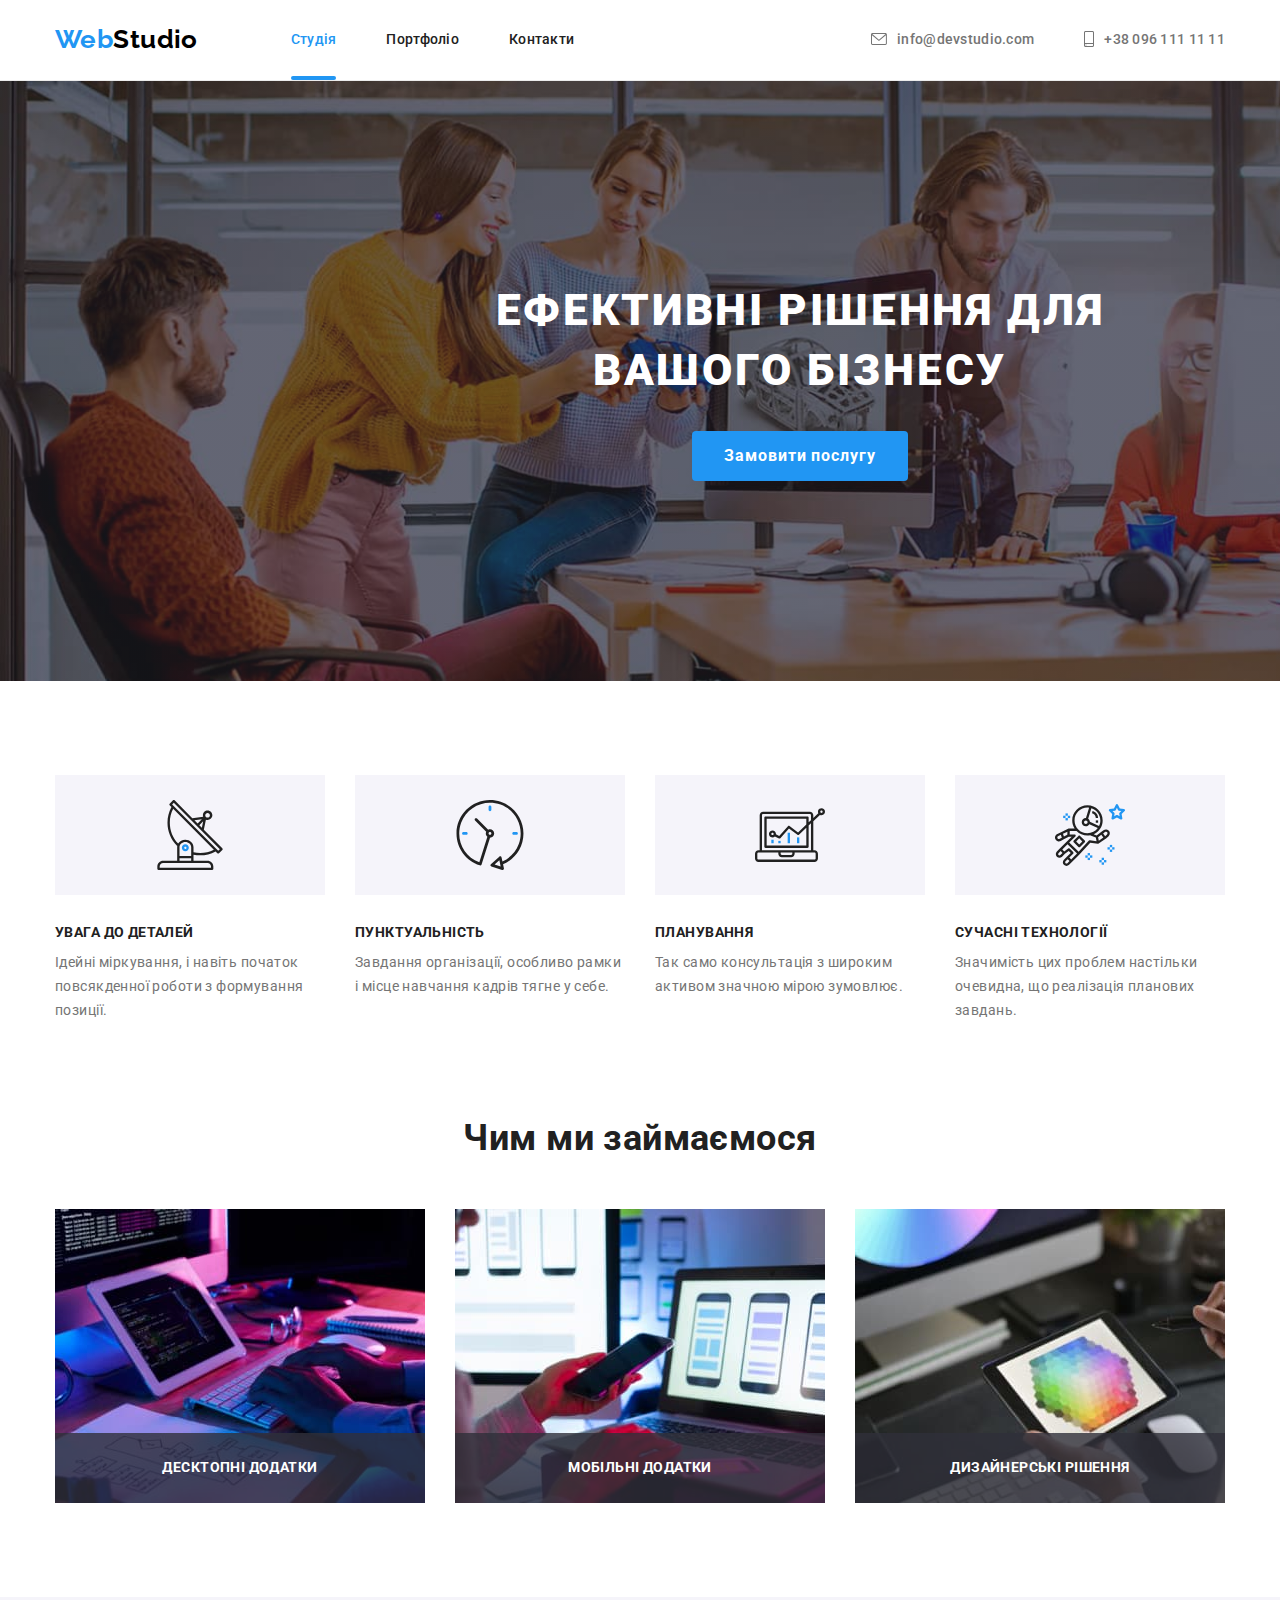
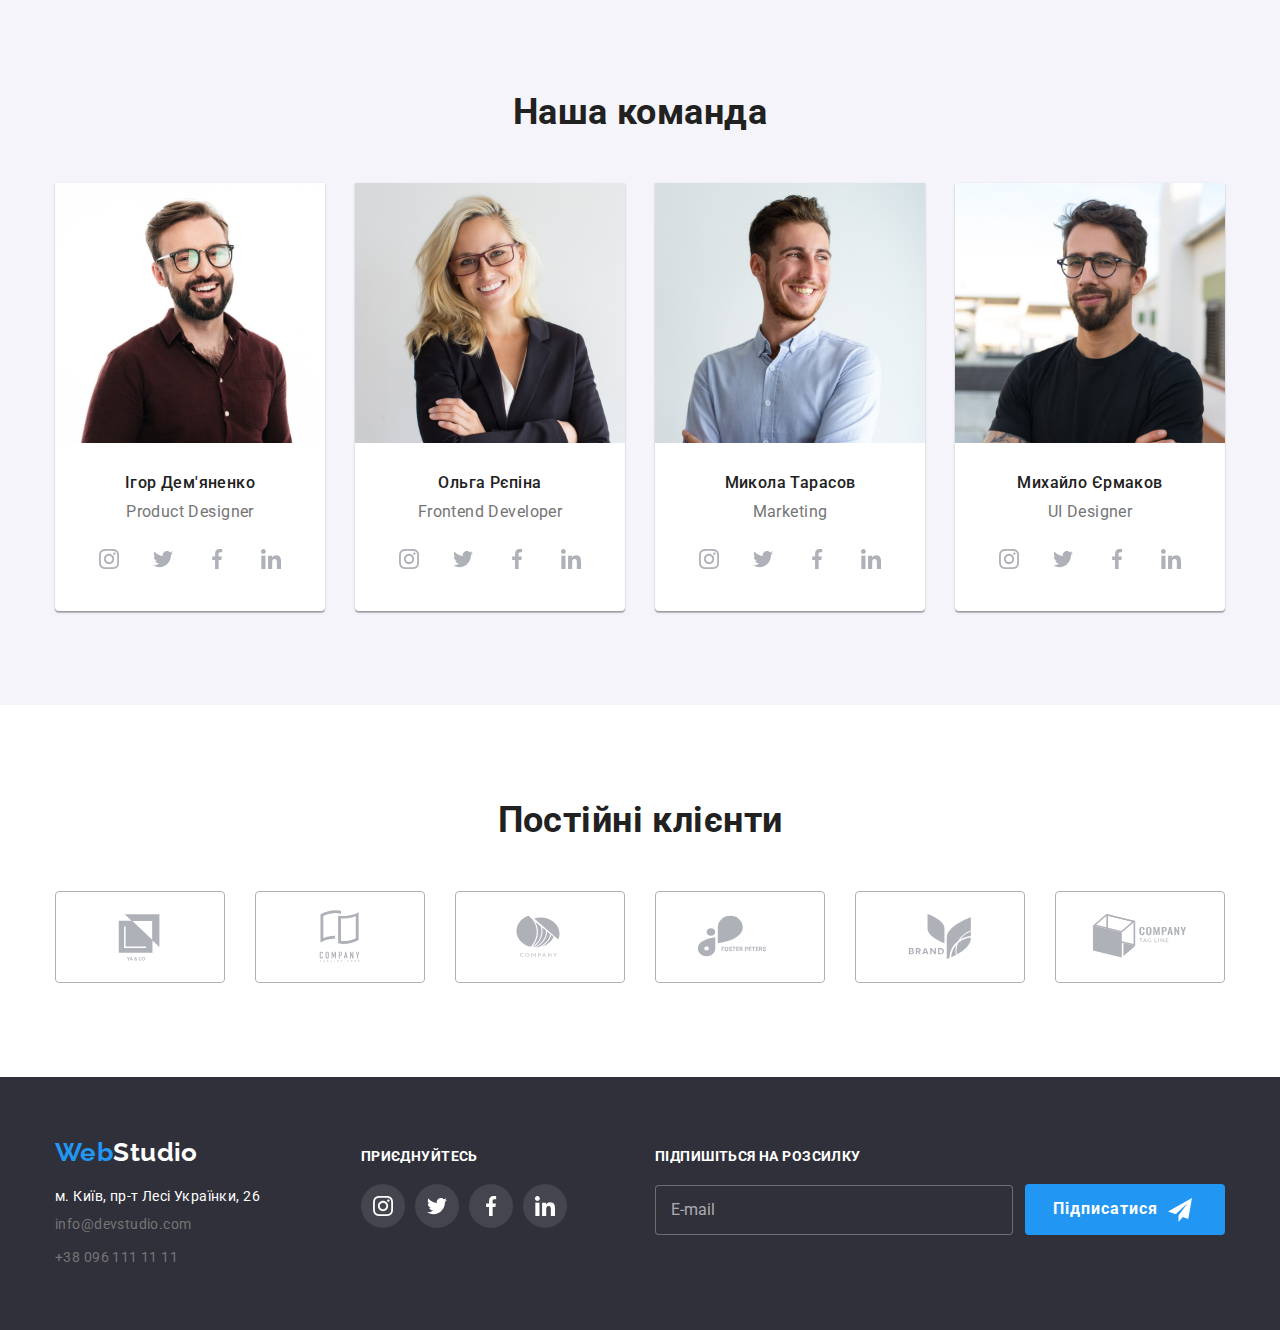
<file: index.html>
<!DOCTYPE html>
<html lang="uk">
<head>
    <meta charset="UTF-8">
    <meta http-equiv="X-UA-Compatible" content="IE=edge">
    <meta name="viewport" content="width=device-width, initial-scale=1.0">
    <title>WebStudio</title>
    <link rel="preconnect" href="https://fonts.googleapis.com">
    <link rel="preconnect" href="https://fonts.gstatic.com" crossorigin>
    <link href="https://fonts.googleapis.com/css2?family=Raleway:wght@700&family=Roboto:wght@400;500;700;900&display=swap"
        rel="stylesheet">
    <link rel="stylesheet" href="https://cdn.jsdelivr.net/npm/modern-normalize@1.1.0/modern-normalize.min.css">
    <link rel="stylesheet" href="./css/styles.css">
</head>
<body>
<!--Шапка сайту-->
    <header class="page-header">
        <div class="container header-container">
        <nav class="site-nav">
        <a href="./index.html" class="logo link">Web<span class="title">Studio</span></a>
        <ul class="navigation-website list">
            <li><a href="./index.html" class="current link">Студія</a></li>
            <li><a href="./portfolio.html" class="link">Портфоліо</a></li>
            <li><a href="./index.html" class="link">Контакти</a></li>
        </ul>
        </nav >
        <ul class="contact list">
            <li>
                <a href="mailto:info@devstudio.com" class="link contact-nav">
                <svg class="contact-icon" width="16" height="12">
                    <use href="./images/sprite.svg#icon-envelope"></use>
                </svg>info@devstudio.com</a>
            </li>
            <li>
                <a href="tel:+380961111111" class="link contact-nav">
                <svg class="contact-icon" width="10" height="16">
                    <use href="./images/sprite.svg#icon-smartphone"></use>
                </svg>+38 096 111 11 11</a>
            </li>
        </ul>
        </div>
    </header>

    <main>
<!--Герой-->
    <section class="hero">
        <div class="container hero-container">
        <h1 class="hero-title">Ефективні рішення для вашого бізнесу</h1>
        <button type="button" class="button button-hero" data-modal-open>Замовити послугу</button>
        </div>
    </section>
<!--Наші переваги-->
    <section class="benefits section">
        <div class="container">
            <h2 class="hidden-title">Наші переваги</h2>
            <ul class="benefits list benefits-container">
                <li>
                    <div class="benefits-icon">
                        <svg lang="en" aria-label="icon-antenna" class="benefits-list-icon" width="70" height="70">
                            <use href="./images/sprite.svg#icon-antenna"></use>
                        </svg>
                    </div>
                    <h3 class="title icon-antenna">Увага до деталей</h3>
                    <p class="text">Ідейні міркування, і навіть початок повсякденної роботи з формування позиції.</p>
                </li>
                <li>
                    <div class="benefits-icon">
                        <svg lang="en" aria-label="icon-clock" class="benefits-list-icon" width="70" height="70">
                            <use href="./images/sprite.svg#icon-clock"></use>
                        </svg>
                    </div>
                    <h3 class="title icon-cloc">Пунктуальність</h3>
                    <p class="text">Завдання організації, особливо рамки і місце навчання кадрів тягне у себе.</p>
                </li>
                <li>
                    <div class="benefits-icon">
                        <svg lang="en" aria-label="icon-diagram" class="benefits-list-icon" width="70" height="70">
                            <use href="./images/sprite.svg#icon-diagram"></use>
                        </svg>
                    </div>
                    <h3 class="title icon-diagram ">Планування</h3>
                    <p class="text">Так само консультація з широким активом значною мірою зумовлює.</p>
                </li>
                <li>
                    <div class="benefits-icon">
                        <svg lang="en" aria-label="icon-astronaut" class="benefits-list-icon" width="70" height="70">
                            <use href="./images/sprite.svg#icon-astronaut"></use>
                        </svg>
                    </div>
                    <h3 class="title icon-astronaut">Сучасні технології</h3>
                    <p class="text">Значимість цих проблем настільки очевидна, що реалізація планових завдань.</p>
                </li>
            </ul>
        </div>
        
    </section>
<!--Чим займаємося-->
    <section class="work section">
        <div class="container">
            <h2 class="section-title">Чим ми займаємося</h2>
            <ul class="list work-container">
                <li>
                    <img src="./images/work1.jpg" alt="набор тексту" width="370" height="294">
                    <p class="work-title">Десктопні додатки</p>
                </li>
                <li>
                    <img src="./images/work2.jpg" alt="мобільні додатки" width="370" height="294">
                    <p class="work-title">Мобільні додатки</p>
                </li>
                <li>
                    <img src="./images/work3.jpg" alt="підбір кольорів" width="370" height="294">
                    <p class="work-title">Дизайнерські рішення</p>
                </li>
            </ul>
        </div>
        
    </section>
<!--Наша команда-->
    <section class="team section">
        <div class="container">
            <h2 class="section-title ">Наша команда</h2>
            <ul class="list team-container">
                <li class="member">
                    <img src="./images/igor.jpg" alt="Ігор Дем'яненко" width="270" height="260" class="team-card">
                    <div class="team-card-text"><h3 class="name">Ігор Дем'яненко</h3>
                    <p lang="en" class="text">Product Designer</p>
                    <ul class="list">
                        <li class="team-icon">
                            <a href="" class="social-list-link">
                                <svg lang="en" aria-label="instagram icon" class="social-list-icon" width="20" height="20">
                                    <use href="./images/sprite.svg#icon-instagram"></use>
                                </svg>
                            </a>
                        </li>
                        <li class="team-icon">
                            <a href="" class="social-list-link">
                                <svg lang="en" aria-label="twitter icon" class="social-list-icon" width="20" height="20">
                                    <use href="./images/sprite.svg#icon-twitter"></use>
                                </svg>
                            </a>
                         </li>
                        <li class="team-icon">
                            <a href="" class="social-list-link">
                                <svg lang="en" aria-label="facebook icon" class="social-list-icon" width="20" height="20">
                                    <use href="./images/sprite.svg#icon-facebook"></use>
                                </svg>
                            </a>
                        </li>
                        <li class="team-icon">
                            <a href="" class="social-list-link">
                                <svg lang="en" aria-label="linkedin icon" class="social-list-icon" width="20" height="20">
                                    <use href="./images/sprite.svg#icon-linkedin"></use>
                                </svg>
                            </a>
                        </li>
                    </ul>
                </div>
                </li>
                <li class="member">
                    <img src="./images/olga.jpg" alt="Ольга Рєпіна" width="270" height="260" class="team-card">
                    <div class="team-card-text"><h3 class="name">Ольга Рєпіна</h3>
                    <p lang="en" class="text">Frontend Developer</p>
                    <ul class="list">
                        <li class="team-icon">
                            <a href="" class="social-list-link">
                                <svg lang="en" aria-label="instagram icon" class="social-list-icon" width="20" height="20">
                                    <use href="./images/sprite.svg#icon-instagram"></use>
                                </svg>
                            </a>
                        </li>
                        <li class="team-icon">
                            <a href="" class="social-list-link">
                                <svg lang="en" aria-label="twitter icon" class="social-list-icon" width="20" height="20">
                                    <use href="./images/sprite.svg#icon-twitter"></use>
                                </svg>
                            </a>
                        </li>
                        <li class="team-icon">
                            <a href="" class="social-list-link">
                                <svg lang="en" aria-label="facebook icon" class="social-list-icon" width="20" height="20">
                                    <use href="./images/sprite.svg#icon-facebook"></use>
                                </svg>
                            </a>
                        </li>
                        <li class="team-icon">
                            <a href="" class="social-list-link">
                                <svg lang="en" aria-label="linkedin icon" class="social-list-icon" width="20" height="20">
                                    <use href="./images/sprite.svg#icon-linkedin"></use>
                                </svg>
                            </a>
                        </li>
                    </ul>
                </div>
                </li>
                <li class="member">
                    <img src="./images/mikola.jpg" alt="Микола Тарасов" width="270" height="260" class="team-card">
                    <div class="team-card-text"><h3 class="name">Микола Тарасов</h3>
                    <p lang="en" class="text">Marketing</p>
                    <ul class="list">
                        <li class="team-icon">
                            <a href="" class="social-list-link">
                                <svg lang="en" aria-label="instagram icon" class="social-list-icon" width="20" height="20">
                                    <use href="./images/sprite.svg#icon-instagram"></use>
                                </svg>
                            </a>
                        </li>
                        <li class="team-icon">
                            <a href="" class="social-list-link">
                                <svg lang="en" aria-label="twitter icon" class="social-list-icon" width="20" height="20">
                                    <use href="./images/sprite.svg#icon-twitter"></use>
                                </svg>
                            </a>
                        </li>
                        <li class="team-icon">
                            <a href="" class="social-list-link">
                                <svg lang="en" aria-label="facebook icon" class="social-list-icon" width="20" height="20">
                                    <use href="./images/sprite.svg#icon-facebook"></use>
                                </svg>
                            </a>
                        </li>
                        <li class="team-icon">
                            <a href="" class="social-list-link">
                                <svg lang="en" aria-label="linkedin icon" class="social-list-icon" width="20" height="20">
                                    <use href="./images/sprite.svg#icon-linkedin"></use>
                                </svg>
                            </a>
                        </li>
                    </ul>
                </div>
                </li>
                <li class="member">
                    <img src="./images/mihail.jpg" alt="Михайло Єрмаков" width="270" height="260" class="team-card">
                    <div class="team-card-text"><h3 class="name">Михайло Єрмаков</h3>
                    <p lang="en" class="text">UI Designer</p>
                    <ul class="list">
                        <li class="team-icon">
                            <a href="" class="social-list-link">
                                <svg lang="en" aria-label="instagram icon" class="social-list-icon" width="20" height="20">
                                    <use href="./images/sprite.svg#icon-instagram"></use>
                                </svg>
                            </a>
                        </li>
                        <li class="team-icon">
                            <a href="" class="social-list-link">
                                <svg lang="en" aria-label="twitter icon" class="social-list-icon" width="20" height="20">
                                    <use href="./images/sprite.svg#icon-twitter"></use>
                                </svg>
                            </a>
                        </li>
                        <li class="team-icon">
                            <a href="" class="social-list-link">
                                <svg lang="en" aria-label="facebook icon" class="social-list-icon" width="20" height="20">
                                    <use href="./images/sprite.svg#icon-facebook"></use>
                                </svg>
                            </a>
                        </li>
                        <li class="team-icon">
                            <a href="" class="social-list-link">
                                <svg lang="en" aria-label="linkedin icon" class="social-list-icon" width="20" height="20">
                                    <use href="./images/sprite.svg#icon-linkedin"></use>
                                </svg>
                            </a>
                        </li>
                    </ul>
                </div>
                </li>
            </ul>
        </div>
    </section>
<!--Постійні клієнти  -->
    <section class="client section">
        <div class="container">
            <h2 class="section-title">Постійні клієнти</h2>
            <ul class="list client-container">
                <li>
                    <a href=""  aria-label="client1" class="client-list-link">
                        <svg lang="en" aria-label="icon-client1" class="client-list-icon" width="106" height="60">
                            <use href="./images/sprite.svg#icon-client1"></use>
                        </svg>
                    </a> 
                </li>
                <li>
                    <a href="" aria-label="client1" class="client-list-link">
                        <svg lang="en" aria-label="icon-client2" class="client-list-icon" width="106" height="60">
                            <use href="./images/sprite.svg#icon-client2"></use>
                        </svg>
                    </a>
                </li>
                <li>
                    <a href="" aria-label="client1" class="client-list-link">
                        <svg lang="en" aria-label="icon-client3" class="client-list-icon" width="106" height="60">
                            <use href="./images/sprite.svg#icon-client3"></use>
                        </svg>
                    </a>
                </li>
                <li>
                    <a href="" aria-label="client1" class="client-list-link">
                        <svg lang="en" aria-label="icon-client4" class="client-list-icon" width="106" height="60">
                            <use href="./images/sprite.svg#icon-client4"></use>
                        </svg>
                    </a>
                </li>
                <li>
                    <a href="" aria-label="client1" class="client-list-link">
                        <svg lang="en" aria-label="icon-client5" class="client-list-icon" width="106" height="60">
                            <use href="./images/sprite.svg#icon-client5"></use>
                        </svg>
                    </a>
                </li>
                <li>
                    <a href="" aria-label="client1" class="client-list-link">
                        <svg lang="en" aria-label="icon-client6" class="client-list-icon" width="106" height="60">
                            <use href="./images/sprite.svg#icon-client6"></use>
                        </svg>
                    </a>
                </li>
            </ul>
        </div>
    </section>
    </main>
    
<!--Контакти-->
<footer class="addres-site">
    <div class="container footer-container">
    <div class="container-addres">
        <a href="./index.html" class="logo link">Web<span class="title-f">Studio</span></a>
        <address>
            <ul class="list">
                <li class="contact-footer">
                    <a href="https://goo.gl/maps/huV2Abc8w93VLeY37" class="map link" target="_blank"
                        rel="noreferer noopener nofollow">
                        м. Київ, пр-т Лесі Українки, 26</a>
                </li>
                <li class="auth contact-footer">
                    <a href="mailto:info@devstudio.com" class="link">info@devstudio.com</a>
        
                </li>
                <li class="auth contact-footer">
                    <a href="tel:+380961111111" class="link">+38 096 111 11 11</a>
                </li>
            </ul>
        </address>


    </div>    
        
    <div class="social-address">
        <p class="social-footer-title">приєднуйтесь</p>
        <ul class="list social-address-list">
                <li class="address-icon">
                    <a href="" class="social-list-link">
                        <svg lang="en" aria-label="instagram icon" class="social-list-icon" width="20" height="20">
                            <use href="./images/sprite.svg#icon-instagram"></use>
                        </svg>
                    </a>
                </li>
                <li class="address-icon">
                    <a href="" class="social-list-link">
                        <svg lang="en" aria-label="twitter icon" class="social-list-icon" width="20" height="20">
                            <use href="./images/sprite.svg#icon-twitter"></use>
                        </svg>
                    </a>
                </li>
                <li class="address-icon">
                    <a href="" class="social-list-link">
                        <svg lang="en" aria-label="facebook icon" class="social-list-icon" width="20" height="20">
                            <use href="./images/sprite.svg#icon-facebook"></use>
                        </svg>
                    </a>
                </li>
                <li class="address-icon">
                    <a href="" class="social-list-link">
                        <svg lang="en" aria-label="linkedin icon" class="social-list-icon" width="20" height="20">
                            <use href="./images/sprite.svg#icon-linkedin"></use>
                        </svg>
                    </a>
                </li>
        </ul>
    </div>
    <div class="form-subscription">
        <p class="social-footer-title">Підпишіться на розсилку</p>
        <form class="footer-form">
            <label class="footer-form-email">
                <input 
                type="email" 
                class="footer-form-input" 
                required 
                name="client_email" 
                placeholder="E-mail"/>
            </label>
            <button type="submit" class="modal-submit">
                <div class="modal-submit-footer">
                    Підписатися
                    <svg class="footer-icon-submit" width="24" height="24">
                        <use href="./images/sprite.svg#icon-send"></use>
                    </svg>
                </div> 
            </button>

        </form>
    </div>
    </div>
</footer>

<div class="backdrop is-hidden" data-modal>
    <div class="modal">
        <button type="button" class="modal-close-btn" data-modal-close>
            <svg class="modal-close-icon" width="18" height="18">
                <use href="./images/sprite.svg#icon-close"></use>
            </svg>
        </button>
        <p class="modal-title">Залиште свої дані, ми вам передзвонимо</p>
        <form class="modal-form">
            <label class="modal-field">
                <span class="modal-field-desk">Ім'я</span>
                <span class="modal-input-wrapper">
                    <input 
                    type="text" 
                    class="modal-input" 
                    required pattern="[a-zA-Zа-яА-ЯіІїЇ']+" 
                    name="client_name"/>
                    <svg class="modal-icon" width="18" height="18">
                        <use href="./images/sprite.svg#icon-person"></use>
                    </svg>
                </span> 
            </label>
            <label class="modal-field">
                <span class="modal-field-desk">Телефон</span>
                <span class="modal-input-wrapper">
                    <input type="tel" 
                    class="modal-input" 
                    required pattern="[0-9]{3}-[0-9]{3}-[0-9]{2}-[0-9]{2}" 
                    name="client_phone" />
                    <svg class="modal-icon" width="18" height="18">
                        <use href="./images/sprite.svg#icon-phone-black"></use>
                    </svg>
                </span>
            </label>
            <label class="modal-field">
                <span class="modal-field-desk">Пошта</span>
                <span class="modal-input-wrapper">
                    <input type="email" 
                    class="modal-input" 
                    required 
                    name="client_email" />
                    <svg class="modal-icon" width="18" height="18">
                        <use href="./images/sprite.svg#icon-email-black"></use>
                    </svg>
                </span>
            </label>
            <label class="modal-textarea">
                <span class="modal-field-desk">Коментар</span>
                    <textarea 
                    name="client_message" 
                    class="modal-message"
                    placeholder="Введіть текст"
                    ></textarea>
            </label>
            <label class="modal-check-field">
                <input type="checkbox" class="modal-check" name="client_policy" required>
                <svg class="modal-checkbox" width="16" height="15">
                    <use class="modal-checkbox-icon" href="./images/sprite.svg#icon-check">
                </svg>
                Погоджуюся з розсилкою та приймаю&nbsp; <a href="">Умови договору</a>
            </label>
            <button type="submit" class="modal-submit modal-btn-submit">Відправити</button>
        </form>
    </div>
</div>

 <script src="./js/modal.js"></script>   
</body>
</html>
</file>
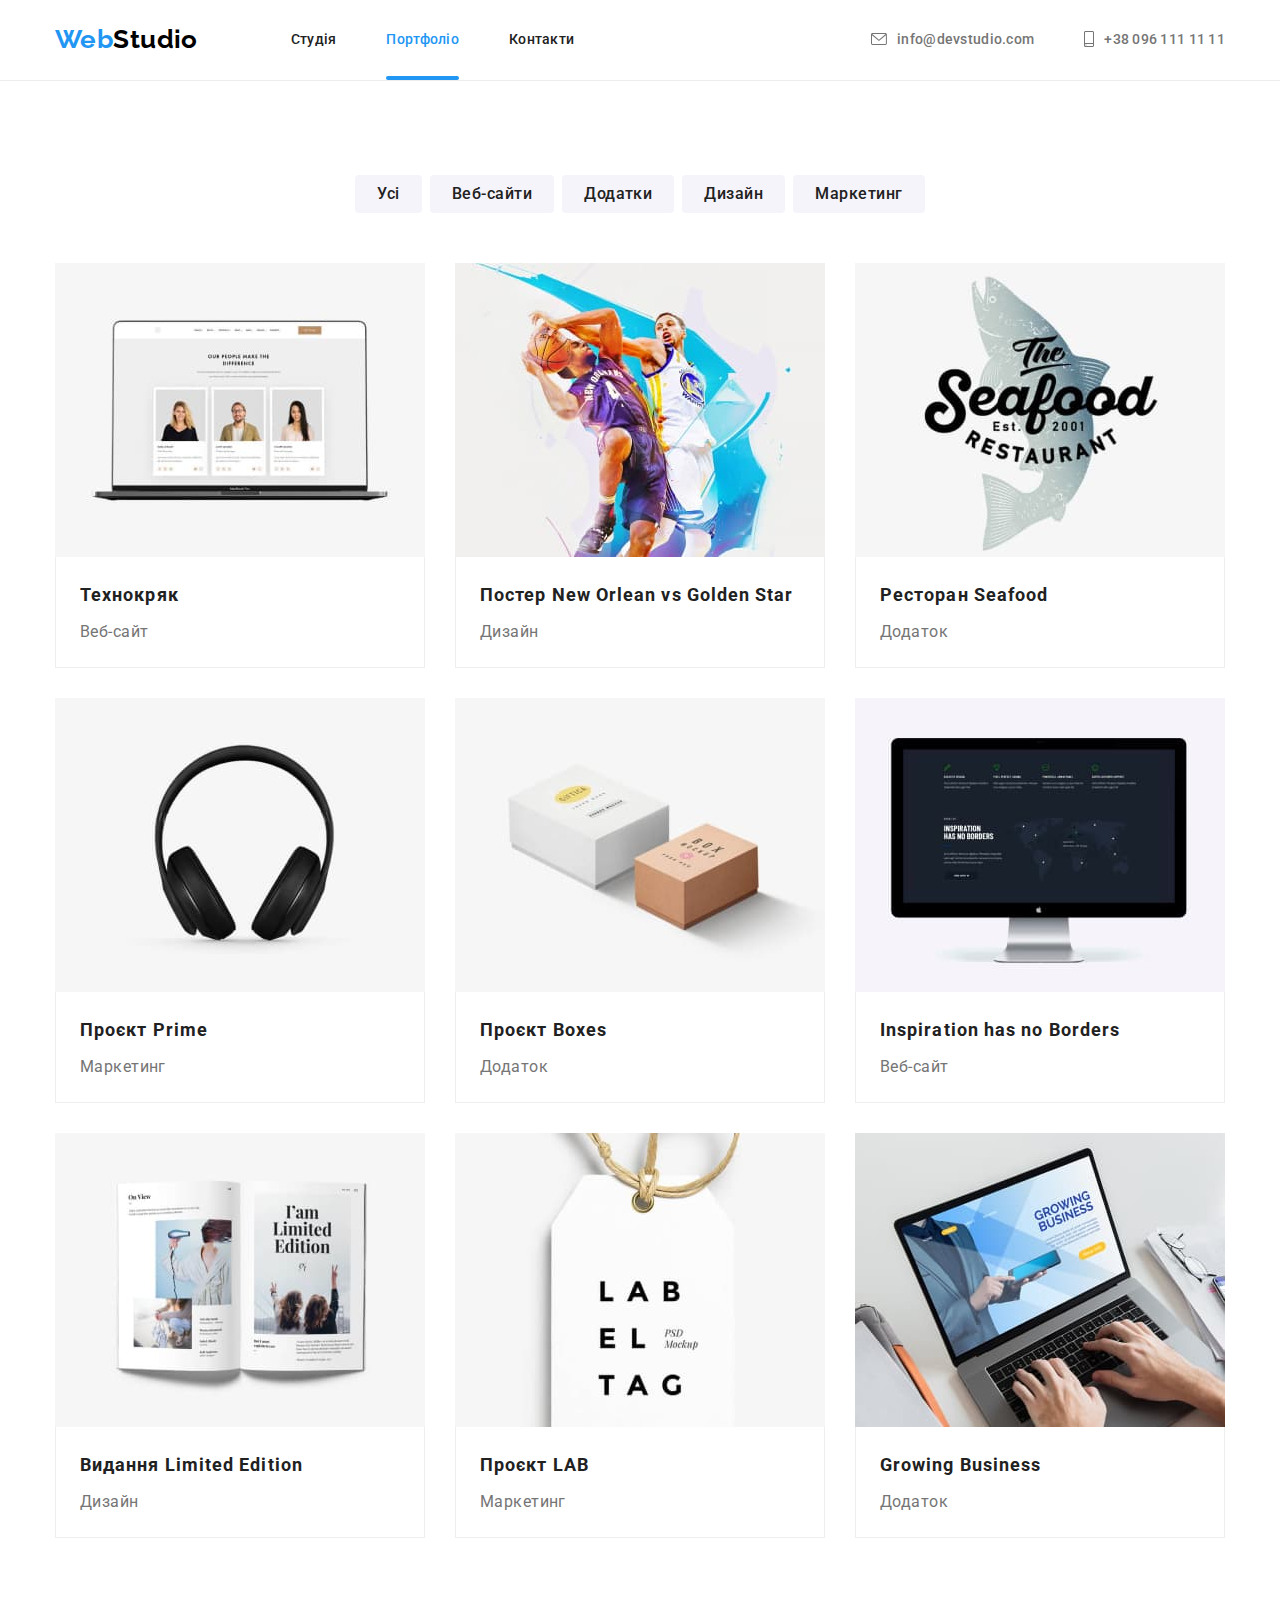
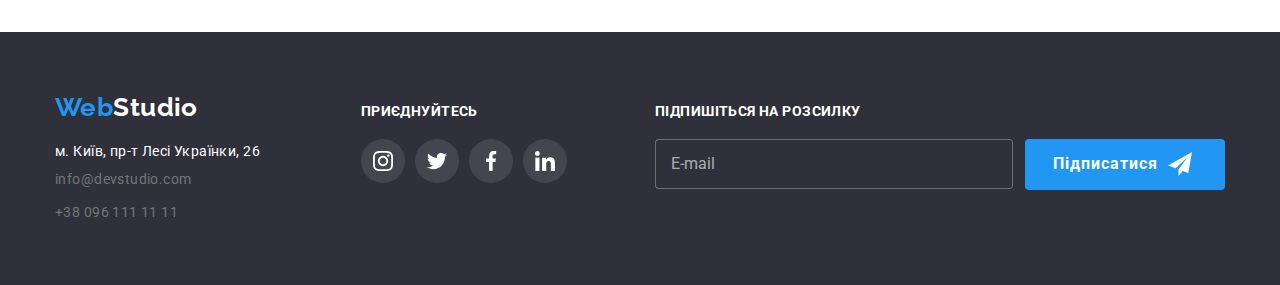
<file: portfolio.html>
<!DOCTYPE html>
<html lang="uk">

<head>
    <meta charset="UTF-8">
    <meta http-equiv="X-UA-Compatible" content="IE=edge">
    <meta name="viewport" content="width=device-width, initial-scale=1.0">
    <title>WebStudio</title>
    <link rel="preconnect" href="https://fonts.googleapis.com">
    <link rel="preconnect" href="https://fonts.gstatic.com" crossorigin>
    <link href="https://fonts.googleapis.com/css2?family=Raleway:wght@700&family=Roboto:wght@400;500;700;900&display=swap"
        rel="stylesheet">
    <link rel="stylesheet" href="https://cdn.jsdelivr.net/npm/modern-normalize@1.1.0/modern-normalize.min.css">
    <link rel="stylesheet" href="./css/styles.css">
</head>

<body>
    <!--Шапка сайту-->
<header class="page-header">
    <div class="container header-container">
        <nav class="site-nav">
            <a href="./index.html" class="logo link">Web<span class="title">Studio</span></a>
            <ul class="navigation-website list">
                <li><a href="./index.html" class="link">Студія</a></li>
                <li><a href="./portfolio.html" class="current link">Портфоліо</a></li>
                <li><a href="./index.html" class="link">Контакти</a></li>
            </ul>
        </nav>
        <ul class="contact list">
            <li>
                <a href="mailto:info@devstudio.com" class="link contact-nav">
                    <svg class="contact-icon" width="16" height="12">
                        <use href="./images/sprite.svg#icon-envelope"></use>
                    </svg>info@devstudio.com</a>
            </li>
            <li>
                <a href="tel:+380961111111" class="link contact-nav">
                    <svg class="contact-icon" width="10" height="16">
                        <use href="./images/sprite.svg#icon-smartphone"></use>
                    </svg>+38 096 111 11 11</a>
            </li>
        </ul>
    </div>
</header>

    <main>
    <section class="project">
        <div class="container">
            <h1 class="hidden-title">Послуги</h1>
        
        <!--Опції-->
        
        <ul class="option list option-container">
            <li>
                <button type="button" class="option button">Усі</button>
            </li>
            <li>
                <button type="button" class="option button">Веб-сайти</button>
            </li>
            <li>
                <button type="button" class="option button">Додатки</button>
            </li>
            <li>
                <button type="button" class="option button">Дизайн</button>
            </li>
            <li>
                <button type="button" class="option button">Маркетинг</button>
            </li>
        </ul>
        
        <!--Проекти-->
        
        <ul class="list project-container">
            <li class="card">
                <a href="" class="link card-link">
                    <div class="card-wrapper">
                    <img src="./images/project1.jpg" alt="відкритий ноутбук" width="370" height="294">
                    <p class="overlay">
                        Ресурс пропонує комплексні пропозиції з різним рівнем функціоналу та сервісів. Все це дозволить відвідувачу отримати
                        вичерпні відомості про компанію чи приватну особу.
                    </p>
                    </div>
                    <div class="card-text"><h2 class="title">Технокряк</h2>
                    <p class="text">Веб-сайт</p>
                    </div>
                </a>
            </li>
            <li class="card">
                <a href="" class="link card-link">
                    <div class="card-wrapper">
                        <img src="./images/project2.jpg" alt="два баскетболіста" width="370" height="294">
                        <p class="overlay">
                            Ресурс пропонує комплексні пропозиції з різним рівнем функціоналу та сервісів. Все це дозволить відвідувачу отримати
                            вичерпні відомості про компанію чи приватну особу.
                        </p>
                    </div>
                    
                    <div class="card-text"><h2 class="title">Постер <span lang="en">New Orlean vs Golden Star</span></h2>
                    <p class="text">Дизайн</p>
                    </div>
                </a>
            </li>
            <li class="card">
                <a href="" class="link card-link">
                    <div class="card-wrapper">
                    <img src="./images/project3.jpg" alt="назва ресторану Seafood" width="370" height="294">
                    <p class="overlay">
                        Ресурс пропонує комплексні пропозиції з різним рівнем функціоналу та сервісів. Все це дозволить відвідувачу отримати
                        вичерпні відомості про компанію чи приватну особу.
                    </p>
                    </div>
                    <div class="card-text"><h2 class="title">Ресторан <span lang="en">Seafood</span></h2>
                    <p class="text">Додаток</p>
                    </div>
                </a>
            </li>
            <li class="card">
                <a href="" class="link card-link">
                    <div class="card-wrapper">
                    <img src="./images/project4.jpg" alt="навушники" width="370" height="294">
                    <p class="overlay">
                        Ресурс пропонує комплексні пропозиції з різним рівнем функціоналу та сервісів. Все це дозволить відвідувачу отримати
                        вичерпні відомості про компанію чи приватну особу.
                    </p>
                    </div>
                    <div class="card-text"><h2 class="title">Проєкт <span lang="en">Prime</span></h2>
                    <p class="text">Маркетинг</p>
                    </div>
                </a>
            </li>
            <li class="card">
                <a href="" class="link card-link">
                    <div class="card-wrapper">
                    <img src="./images/project5.jpg" alt="дві коробки" width="370" height="294">
                    <p class="overlay">
                        Ресурс пропонує комплексні пропозиції з різним рівнем функціоналу та сервісів. Все це дозволить відвідувачу отримати
                        вичерпні відомості про компанію чи приватну особу.
                    </p>
                    </div>
                    <div class="card-text"><h2 class="title">Проєкт <span lang="en">Boxes</span></h2>
                    <p class="text">Додаток</p>
                    </div>
                </a>
            </li>
            <li class="card">
                <a href="" class="link card-link">
                    <div class="card-wrapper">
                    <img src="./images/project6.jpg" alt="монітор комп'ютера" width="370" height="294">
                    <p class="overlay">
                        Ресурс пропонує комплексні пропозиції з різним рівнем функціоналу та сервісів. Все це дозволить відвідувачу отримати
                        вичерпні відомості про компанію чи приватну особу.
                    </p>
                    </div>
                    <div class="card-text"><h2 class="title" lang="en">Inspiration has no Borders</h2>
                    <p class="text">Веб-сайт</p>
                    </div>
                </a>
            </li>
            <li class="card">
                <a href="" class="link card-link">
                    <div class="card-wrapper">
                    <img src="./images/project7.jpg" alt="розгорнутий журнал" width="370" height="294">
                    <p class="overlay">
                        Ресурс пропонує комплексні пропозиції з різним рівнем функціоналу та сервісів. Все це дозволить відвідувачу отримати
                        вичерпні відомості про компанію чи приватну особу.
                    </p>
                    </div>
                    <div class="card-text"><h2 class="title">Видання <span lang="en">Limited Edition</span></h2>
                    <p class="text">Дизайн</p>
                    </div>
                </a>
            </li>
            <li class="card">
                <a href="" class="link card-link">
                    <div class="card-wrapper">
                    <img src="./images/project8.jpg" alt="біла етікетка" width="370" height="294">
                    <p class="overlay">
                        Ресурс пропонує комплексні пропозиції з різним рівнем функціоналу та сервісів. Все це дозволить відвідувачу отримати
                        вичерпні відомості про компанію чи приватну особу.
                    </p>
                    </div>
                    <div class="card-text"><h2 class="title">Проєкт <span lang="en">LAB</span></h2>
                    <p class="text">Маркетинг</p>
                    </div>
                </a>
            </li>
            <li class="card">
                <a href="" class="link card-link">
                    <div class="card-wrapper">
                    <img src="./images/project9.jpg" alt="дві руки друкують на ноутбуку" width="370" height="294">
                    <p class="overlay">
                        Ресурс пропонує комплексні пропозиції з різним рівнем функціоналу та сервісів. Все це дозволить відвідувачу отримати
                        вичерпні відомості про компанію чи приватну особу.
                    </p>
                    </div>
                    <div class="card-text"><h2 lang="en" class="title">Growing Business</h2>
                    <p class="text">Додаток</p>
                    </div>
                </a>
            </li>
        </ul>
    </div>
        
    </section>
        
    </main>

<!--Контакти-->
<footer class="addres-site">
    <div class="container footer-container">
        <div class="container-addres">
            <a href="./index.html" class="logo link">Web<span class="title-f">Studio</span></a>
            <address>
                <ul class="list">
                    <li class="contact-footer">
                        <a href="https://goo.gl/maps/huV2Abc8w93VLeY37" class="map link" target="_blank"
                            rel="noreferer noopener nofollow">
                            м. Київ, пр-т Лесі Українки, 26</a>
                    </li>
                    <li class="auth contact-footer">
                        <a href="mailto:info@devstudio.com" class="link">info@devstudio.com</a>

                    </li>
                    <li class="auth contact-footer">
                        <a href="tel:+380961111111" class="link">+38 096 111 11 11</a>
                    </li>
                </ul>
            </address>


        </div>

        <div class="social-address">
            <p class="social-footer-title">приєднуйтесь</p>
            <ul class="list social-address-list">
                <li class="address-icon">
                    <a href="" class="social-list-link">
                        <svg lang="en" aria-label="instagram icon" class="social-list-icon" width="20" height="20">
                            <use href="./images/sprite.svg#icon-instagram"></use>
                        </svg>
                    </a>
                </li>
                <li class="address-icon">
                    <a href="" class="social-list-link">
                        <svg lang="en" aria-label="twitter icon" class="social-list-icon" width="20" height="20">
                            <use href="./images/sprite.svg#icon-twitter"></use>
                        </svg>
                    </a>
                </li>
                <li class="address-icon">
                    <a href="" class="social-list-link">
                        <svg lang="en" aria-label="facebook icon" class="social-list-icon" width="20" height="20">
                            <use href="./images/sprite.svg#icon-facebook"></use>
                        </svg>
                    </a>
                </li>
                <li class="address-icon">
                    <a href="" class="social-list-link">
                        <svg lang="en" aria-label="linkedin icon" class="social-list-icon" width="20" height="20">
                            <use href="./images/sprite.svg#icon-linkedin"></use>
                        </svg>
                    </a>
                </li>
            </ul>
        </div>
        <div class="form-subscription">
            <p class="social-footer-title">Підпишіться на розсилку</p>
            <form class="footer-form">
                <label class="footer-form-email">
                    <input type="email" class="footer-form-input" required name="client_email" placeholder="E-mail" />
                </label>
                <button type="submit" class="modal-submit">
                    <div class="modal-submit-footer">
                        Підписатися
                        <svg class="footer-icon-submit" width="24" height="24">
                            <use href="./images/sprite.svg#icon-send"></use>
                        </svg>
                    </div>
                </button>

            </form>
        </div>
    </div>
</footer>
</body>

</html>
</file>
<file: css/styles.css>
:root{
  --title-color:#212121;
  --text-color:#757575;
  --chenj-color:#2196F3;
  --mane-color:#FFFFFF;
  --section-bg-color:#F5F5F5;
  --footer-bg-color:#2F303A;
  --section-bg-color:#F5F4FA;
  --card-bg-color:#EEEEEE;
  --blac-color:#000000;
  --hero-color: #C4C4C4;
  --icon-color-fon: #F5F4FA;
  --icon-color:#AFB1B8;
  --transition-dur-and-funk: 250ms cubic-bezier(0.4, 0, 0.2, 1);
}

.list{
    list-style: none;
    padding-left: 0;
    margin: 0;
}

img{
    display: block;
    max-width: 100%;
    height: auto;
}

.link{
    text-decoration: none;
}

h1,h2,h3,h4,p{
    margin: 0;
}

 ul,ol{
    margin-top: 0;
    margin-bottom: 0;
    padding-left: 0;
 }

button{
    cursor: pointer;
 }

body{
    background-color: var(--mane-color);
    color: var(--text-color);
    font-family: Roboto, sans-serif;
    letter-spacing: 0.03em;
    font-size: 14px;
}

.container {
    width: 1200px;
    padding-left: 15px;
    padding-right: 15px;
    margin-right: auto;
    margin-left: auto;
}

.section{
    padding-top: 94px;
    padding-bottom: 94px;
}

/* ============= Шапка сайту ============= */

.page-header{
    padding-top: 24px;
    padding-bottom: 25px;
    border-bottom: 1px solid #ececec;
    text-align: center;
}

.header-container{
    display: flex;
    align-items: center;
}

.site-nav{
    display: flex;
    align-items: center;
}

.navigation-website {
    display: flex;
    column-gap: 50px;
}

.logo{
    margin-right: 93px;
    color: var(--chenj-color);
    font-family: 'Raleway';
    font-weight: 700;
    font-size: 26px;
    line-height: 1.19;
}

.logo .title{
    color: var(--blac-color);
}

.logo .title-f{
    color: var(--mane-color);
}

.navigation-website a{
    position: relative;
    color: var(--title-color); 
    padding-top: 32px;
    padding-bottom: 32px;

    transition: color var(--transition-dur-and-funk);
    
} 

.contact a{
    color: var(--text-color);

    transition: color var(--transition-dur-and-funk);
}

.contact{
    display: flex;
    margin-left: auto;
    column-gap: 50px;
}

.navigation-website a:hover,
.navigation-website a:focus,
.contact a:hover,
.contact a:focus{
    color: var(--chenj-color);
}

.navigation-website a,
.contact{
    font-weight: 500;
    line-height: 1.71;
    letter-spacing: 0.02em
}

.navigation-website .current{
    color: var(--chenj-color);
}



.link.current::after{
    content: "";
    position: absolute;
    display: block;
    left: 0;
    bottom: -1px;
    width: 100%;
    height: 4px;
    background-color: var(--chenj-color);
    border-radius: 2px;

}

.contact-nav{
    display: flex;
    align-items: center;
}

.contact-icon{
    fill: currentColor;
    margin-right: 10px;
}

/* ===== Герой ===== */

.hero{
    background-color: var(--hero-color);
    padding-top: 200px;
    padding-bottom: 200px;

    width: 1600px;
    height: 600px;
    margin-left: auto;
    margin-right: auto;
    background-image:linear-gradient(rgba(47, 48, 58, 0.4), rgba(47, 48, 58, 0.4)), 
    url(../images/hero.jpg);
    background-size: cover;
    background-repeat: no-repeat;
}

.hero-container{
    text-align: center;
}

.hero-title{
    color: var(--mane-color);
    width: 694px;
    margin-bottom: 30px;
    margin-left: auto;
    margin-right: auto;
       
    font-weight: 900;
    font-size: 44px;
    line-height: 1.36;
    text-align: center;
    letter-spacing: 0.06em;
    text-transform: uppercase;
}

.button-hero{
    display: block;
}

.button{
    color: var(--mane-color);
    background-color: var(--chenj-color);
    border: none;
    border-radius: 4px;
    font-family: Roboto, sans-serif;
    font-weight: 700;
    font-size: 16px;
    line-height: 1.88;
    display: inline-block;
    align-items: center;
    text-align: center;
    letter-spacing: 0.06em;
    margin: auto;
    cursor: pointer;
}

.button-hero{
    min-width: 216px;
    padding: 10px 32px;
}

/* ============= Секції ============ */

/* ===== Наші переваги ===== */

.benefits-container{
    display: flex;
    flex-wrap: wrap;
    column-gap: 30px;
}

.hidden-title{
    position: absolute;
    white-space: nowrap;
    width: 1px;
    height: 1px;
    overflow: hidden;
    border: 0;
    padding: 0;
    clip: rect(0 0 0 0);
    clip-path: inset(50%);
    margin: -1px;
}

.benefits li{
    width: 270px;
}

.benefits .title{
    color: var(--title-color);
    margin-bottom: 10px;

    font-weight: 700;
    font-size: 14px;
    line-height: 1.14;
    text-transform: uppercase;
}

.benefits .text{
    font-weight: 400;
    line-height: 1.71;
}

.benefits-icon{
    display: flex;
    align-items: center;
    justify-content: center;
    height: 120px;
    background-color: var(--icon-color-fon);
    margin-bottom: 30px;
}

/* ===== Чим ми займаємся =====  */

.work{
    padding-top: 0;  
}

.work-container {
    display: flex;
    flex-wrap: wrap;
    column-gap: 30px;
}

.work-container li{
    position: relative;
}

.section-title{
    color: var(--title-color);

    font-weight: 700;
    font-size: 36px;
    line-height: 1.17;
    text-align: center;
}

.work-title{
    position: absolute;
    bottom: 0;
    width: 100%;
    height: 70px;
    background-color: rgba(47, 48, 58, 0.8);
    color: var(--mane-color);

    font-weight: 700;
    line-height: 1.14;
    text-transform: uppercase;

    display: flex;
    align-items: center;
    justify-content: center;

}

/* ===== Наша команда ===== */

.team{
    background-color: var(--section-bg-color);
}

.team-container{
    display: flex;
    flex-wrap: wrap;
    column-gap: 30px;
}

.team-card-text{
    padding: 30px 0px;
    text-align: center;
}

.section-title{
    margin-bottom: 50px;
}

.team .name{
    color: var(--title-color);
    margin-bottom: 10px;

    font-weight: 500;
    font-size: 16px;
    line-height: 1.19;
    text-align: center;
}

.team .text{
    font-size: 16px;
    line-height: 1.19;
    text-align: center;
    margin-bottom: 16px;
}

.member{
    background-color: var(--mane-color);
    box-shadow: 0px 1px 3px rgba(0, 0, 0, 0.12), 0px 1px 1px rgba(0, 0, 0, 0.14), 0px 2px 1px rgba(0, 0, 0, 0.2);
    border-radius: 0px 0px 4px 4px;
}

.member .list{
    display: flex;
    column-gap: 10px;
    justify-content: center;
}

.social-list-link{
    display: flex;
    align-items: center;
    justify-content: center;
    width: 44px;
    height: 44px;
    border-radius: 50%;
    color: var(--icon-color);

    transition: color var(--transition-dur-and-funk), background-color var(--transition-dur-and-funk);
} 

.social-list-link:hover,
.social-list-link:focus{
    background-color: var(--chenj-color);
    color: var(--mane-color);
}

.social-list-icon {
    fill: currentColor;
}

/* ===== Постійні клієнти ===== */

.client-container{
    display: flex;
    column-gap: 30px;
}

.client-list-link{
    display: flex;
    align-items: center;
    justify-content: center;
    width: 170px;
    height: 92px;
    border: 1px solid var(--icon-color);
    border-radius: 4px;
    color: var(--icon-color);

    transition: border var(--transition-dur-and-funk), color var(--transition-dur-and-funk);
}

.client-list-link:hover,
.client-list-link:focus{
    border: 1px solid var(--chenj-color); 
    color: var(--chenj-color);
    
}

.client-list-icon{
    fill: currentColor;
} 

/* ============= Контакти ============= */

.auth{
    color: rgba(255,255,255,60%);

    font-weight: 400;
    line-height: 1.71;
    letter-spacing: 0.03em;
}

address{
    margin-top: 20px;
}

.footer-container{
    display: flex;
    align-items: baseline;
}

.container-addres{
   margin-right: 70px;
}

.contact-footer:not(:last-child){
    margin-bottom: 9px;
}

.contact-footer a{
    transition: color var(--transition-dur-and-funk)
}

.contact-footer a:hover,
.contact-footer a:focus{
    color: var(--chenj-color);
}

.contact-footer .link{
    color: var(--text-color);
}

.contact-footer .map{
    color: var(--mane-color);
}

address {
    font-style: normal;
}

.addres-site{
    display: flex;
    
    background-color: var(--footer-bg-color);
    padding-top: 60px;
    padding-bottom: 60px;
}
.social-address{
    margin-right: auto;
}

.social-footer-title{
    color: var(--mane-color);
    font-weight: 700;
    font-size: 14px;
    line-height: 1.17;
    text-transform: uppercase;

    margin-bottom: 20px;
}

.social-address-list{
    display: flex;
    column-gap: 10px;
    
}

.address-icon{
    background-color: rgba(255, 255, 255, 10%);
    border-radius: 50%;
    color: var(--mane-color);
}

.address-icon .social-list-icon{
    fill: var(--mane-color);
}

.footer-form{
    display: flex;
    align-items: center;
}

.footer-form-input{
    width: 358px;
    height: 50px;
    border: 1px solid rgba(255, 255, 255, 0.3);
    border-radius: 4px;
    background-color: var(--footer-bg-color);
    color: rgba(255, 255, 255, 0.6);
    padding: 16px 15px;
    margin-right: 12px;
}

.footer-form-input::placeholder {
    font-weight: 400;
    font-size: 16px;
    line-height: 1.25;
 
    color: rgba(255, 255, 255, 0.6);
}

.modal-submit {
    color: var(--mane-color);
    background-color: var(--chenj-color);
    border: none;
    border-radius: 4px;
    font-family: Roboto, sans-serif;
    font-weight: 700;
    font-size: 16px;
    line-height: 1.88;
    align-self: center;
    letter-spacing: 0.06em;
    margin: 0 auto;
    cursor: pointer;
    min-width: 200px;
    padding: 10px 28px;

    transition: background-color var(--transition-dur-and-funk), box-shadow var(--transition-dur-and-funk);
}

.modal-submit:hover,
.modal-submit:focus {
    background-color: #188CE8;
    box-shadow: 0px 4px 4px rgba(0, 0, 0, 0.15);
}

.modal-submit-footer{
    display: flex;
    align-items: center;
    gap: 10px;
}


 /* ===== Опції портфоліо ===== */

 .project{
    padding-top: 94px;
    padding-bottom: 94px;
 }

 .option-container{
    display: flex;
    flex-wrap: wrap;
    column-gap: 8px;
    justify-content: center;
    margin-bottom: 50px;
 }

 .project-container{
    display: flex;
    flex-wrap: wrap;
    column-gap: 30px;
    row-gap: 30px;
 }

.option.button{
    color: var(--title-color);
    background-color: var(--section-bg-color);
    padding: 6px 22px;

    font-family: inherit;
    font-weight: 500;
    font-size: 16px;
    line-height: 1.62;
    letter-spacing: 0.03em;

    transition: color var(--transition-dur-and-funk), background-color var(--transition-dur-and-funk), box-shadow var(--transition-dur-and-funk)
}

.option.button:hover,
.option.button:focus{
    color: var(--mane-color);
    background-color: var(--chenj-color);

    box-shadow: 0px 3px 1px rgba(0, 0, 0, 0.1), 0px 1px 2px rgba(0, 0, 0, 0.08), 0px 2px 2px rgba(0, 0, 0, 0.12);

}

/* ===== Проекти портфоліо ===== */

.card .title{
    color: var(--title-color);

    font-weight: 700;
    font-size: 18px;
    line-height: 2;
    letter-spacing: 0.06em;
    margin-bottom: 4px;
}

.card .text{
    color: var(--text-color);

    font-weight: 400;
    font-size: 16px;
    line-height: 1.88;
}

.card-text{
    padding: 20px 24px;
    border: 1px solid var(--card-bg-color);
    border-top: none;
}

.card-link{
    display: block;

    transition: box-shadow var(--transition-dur-and-funk)
}

.card-wrapper{
    position: relative;
    overflow: hidden;
}

.overlay{
    position: absolute;
    top: 0;
    left: 0;
    width: 100%;
    height: 100%;
    background-color: rgba(33, 150, 243, 0.9);
    color: var(--mane-color);
    padding: 63px 24px;
    font-weight: 400;
    font-size: 18px;
    line-height: 1.56;
    overflow: auto;
    transform: translateY(100%);
    transition: transform var(--transition-dur-and-funk);
}
.card-link:hover,
.card-link:focus {
    box-shadow: 0px 1px 1px rgba(0, 0, 0, 0.12), 0px 4px 4px rgba(0, 0, 0, 0.06), 1px 4px 6px rgba(0, 0, 0, 0.16);
}

.card-link:hover .overlay,
.card-link:focus .overlay{
    transform: translateY(0%);
}

    /*========= Модалка ==========*/

.backdrop{
    position: fixed;
    top: 0;
    left: 0;
    z-index: 200;
    width: 100%;
    height: 100%;
    opacity: 1;
    visibility: visible;
    background-color: rgba(0, 0, 0, 0.2);

    transition: opacity var(--transition-dur-and-funk), visibility var(--transition-dur-and-funk);
}

.backdrop.is-hidden{
    opacity: 0;
    visibility: hidden;
    pointer-events: none;
} 

.modal{
    position: absolute;
    top: 50%;
    left: 50%;
    transform: translate(-50%, -50%);
    width: 528px;
    height: 581px;
    background-color: var(--mane-color);
    padding: 40px;

    box-shadow: 0px 1px 3px rgba(0, 0, 0, 0.12), 0px 1px 1px rgba(0, 0, 0, 0.14), 0px 2px 1px rgba(0, 0, 0, 0.2);
    border-radius: 4px;
}

.modal-close-btn{
    position: absolute;
    top: 8px;
    right: 8px;
    display: flex;
    align-items: center;
    justify-content: center;
    width: 30px;
    height: 30px;
    border-radius: 50%;
    background-color: transparent;
    border: 1px solid rgba(0, 0, 0, 0.1);
    padding: 0;
}

.modal-close-icon{
    transition: fill var(--transition-dur-and-funk);
}

.modal-close-icon:hover,
.modal-close-icon:focus {
    fill: var(--chenj-color);
}

    /*========= Модалка форма ==========*/

.modal-title{
    font-weight: 700;
    font-size: 20px;
    line-height: 1.15;
    text-align: center;
            
    color: var(--title-color);
    margin-bottom: 12px;
}

.modal-form{
    display: flex;
    flex-direction: column;
}

.modal-field{
    margin-bottom: 10px;
}

.modal-textarea{
    margin-bottom: 20px;
}

.modal-field-desk{
    display: block;
    font-weight: 400;
    font-size: 12px;
    line-height: 1.16;
    letter-spacing: 0.01em;
    color: var(--text-color);
    margin-bottom: 4px;
}

.modal-input-wrapper{
    position: relative;
}

.modal-input{
    width: 100%;
    height: 40px;
    border: 1px solid rgba(33, 33, 33, 0.2);
    border-radius: 4px;
    padding-left: 42px;

    transition: border-color var(--transition-dur-and-funk);
}

.modal-input:focus,
.modal-message:focus{
    outline: none;
    border-color:  var(--chenj-color);
}

.modal-icon{
    position: absolute;
    top: 50%;
    left: 12px;
    transform: translateY(-50%);
    display: block;
    fill: var(--title-color);

    transition: fill var(--transition-dur-and-funk);
}

.modal-input:focus + .modal-icon{
    fill: var(--chenj-color);
}

.modal-message{
    width: 100%;
    height: 120px;
    border: 1px solid rgba(33, 33, 33, 0.2);
    border-radius: 4px;
    padding: 12px 16px;
    resize: none;

    transition: border-color var(--transition-dur-and-funk);
}

.modal-message::placeholder{
    font-weight: 400;
    font-size: 12px;
    line-height: 1.16;
    letter-spacing: 0.01em;
    
    color: rgba(117, 117, 117, 0.5);
}

.modal-check-field{
    display: flex;
    align-items: center;
    justify-content: center;
    margin-bottom: 30px;

    font-weight: 400;
    line-height: 1.71;
}

.modal-check{
    position: absolute;
    appearance: none;
}

.modal-checkbox{
    width: 16px;
    height: 15px;
    border: 1px solid rgba(33, 33, 33, 1);
    border-radius: 3px;
    cursor: pointer;
    margin-right: 8px;
}

.modal-checkbox-icon{
    display: none;
    fill: var(--mane-color);
}

.modal-check:checked + .modal-checkbox{
    background-color: var(--chenj-color);
    background-origin: border-box;
    border-color: var(--chenj-color);   
}

.modal-check:checked + .modal-checkbox .modal-checkbox-icon{
    display: block;
    fill: var(--mane-color);

} 

.modal-check-field a{
    color: var(--chenj-color);
}

.modal-btn-submit{
    padding: 10px 52px;
}
</file>
